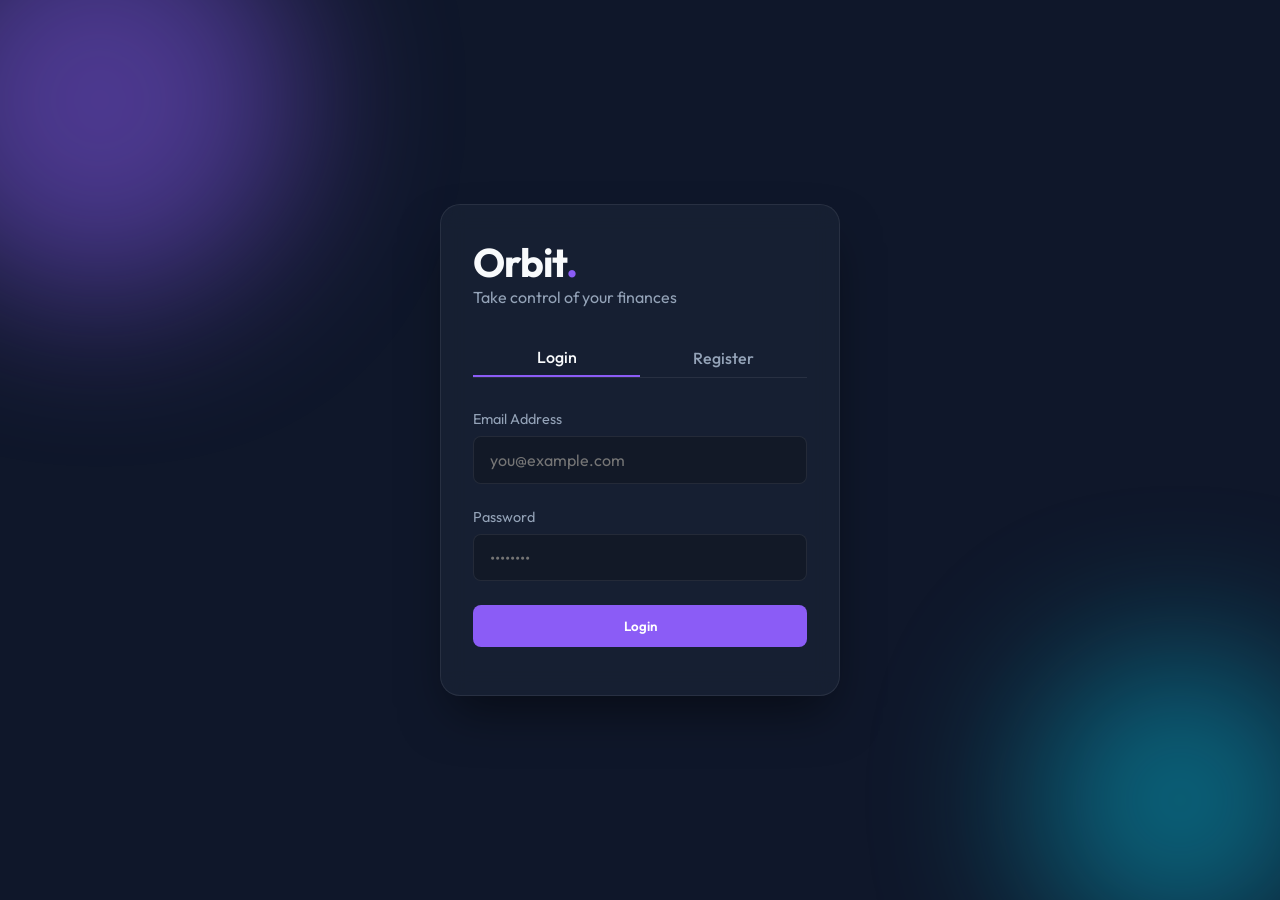
<file: frontend/index.html>
<!DOCTYPE html>
<html lang="en">
<head>
    <meta charset="UTF-8">
    <meta name="viewport" content="width=device-width, initial-scale=1.0">
    <title>Orbit - Smart Expense Tracker</title>
    <link href="https://fonts.googleapis.com/css2?family=Outfit:wght@300;400;500;600;700&display=swap" rel="stylesheet">
    <link rel="stylesheet" href="style.css">
</head>
<body>
    <div class="blob blob-1"></div>
    <div class="blob blob-2"></div>

    <!-- Auth View -->
    <main id="auth-view" class="view active">
        <div class="glass-card auth-box">
            <h1 class="logo">Orbit<span>.</span></h1>
            <p class="subtitle">Take control of your finances</p>
            
            <div class="tabs">
                <button class="tab active" onclick="switchAuth('login')">Login</button>
                <button class="tab" onclick="switchAuth('register')">Register</button>
            </div>

            <form id="auth-form" onsubmit="handleAuth(event)">
                <div class="input-group">
                    <label>Email Address</label>
                    <input type="email" id="email" required placeholder="you@example.com">
                </div>
                <div class="input-group">
                    <label>Password</label>
                    <input type="password" id="password" required placeholder="••••••••">
                </div>
                <button type="submit" class="btn primary-btn" id="auth-btn">Login</button>
            </form>
            <p id="auth-error" class="error-msg"></p>
        </div>
    </main>

    <script src="app.js"></script>
</body>
</html>
</file>
<file: frontend/style.css>
:root {
    --bg-color: #0f172a;
    --card-bg: rgba(30, 41, 59, 0.5);
    --card-border: rgba(255, 255, 255, 0.08);
    --text-main: #f8fafc;
    --text-muted: #94a3b8;
    --primary: #8b5cf6;
    --primary-hover: #7c3aed;
    --need-color: #3b82f6;
    --want-color: #ec4899;
    --invest-color: #10b981;
    --font: 'Outfit', sans-serif;
}

* {
    margin: 0;
    padding: 0;
    box-sizing: border-box;
    font-family: var(--font);
}

body {
    background-color: var(--bg-color);
    color: var(--text-main);
    min-height: 100vh;
    overflow-x: hidden;
    position: relative;
}

/* Background Blobs */
.blob {
    position: fixed;
    border-radius: 50%;
    filter: blur(80px);
    z-index: -1;
    opacity: 0.5;
}
.blob-1 {
    width: 400px;
    height: 400px;
    background: #8b5cf6;
    top: -100px;
    left: -100px;
    animation: float 8s ease-in-out infinite;
}
.blob-2 {
    width: 300px;
    height: 300px;
    background: #06b6d4;
    bottom: -50px;
    right: -50px;
    animation: float 6s ease-in-out infinite reverse;
}

@keyframes float {
    0% { transform: translate(0, 0); }
    50% { transform: translate(30px, 30px); }
    100% { transform: translate(0, 0); }
}

/* Glassmorphism */
.glass-card, .glass-nav {
    background: var(--card-bg);
    backdrop-filter: blur(12px);
    -webkit-backdrop-filter: blur(12px);
    border: 1px solid var(--card-border);
    border-radius: 20px;
    padding: 2rem;
    box-shadow: 0 25px 50px -12px rgba(0, 0, 0, 0.5);
}

.glass-nav {
    display: flex;
    justify-content: space-between;
    align-items: center;
    padding: 1rem 2rem;
    margin: 1rem;
    border-radius: 15px;
}

/* Views */
.view {
    display: none;
    opacity: 0;
    transition: opacity 0.4s ease;
}
.view.active {
    display: block;
    opacity: 1;
}

/* Auth View */
#auth-view {
    min-height: 100vh;
    display: flex;
    align-items: center;
    justify-content: center;
}

.auth-box {
    width: 100%;
    max-width: 400px;
}

.logo {
    font-size: 2.5rem;
    font-weight: 700;
    letter-spacing: -1px;
}
.logo span { color: var(--primary); }

.subtitle {
    color: var(--text-muted);
    margin-bottom: 2rem;
}

.tabs {
    display: flex;
    margin-bottom: 2rem;
    border-bottom: 1px solid var(--card-border);
}
.tab {
    flex: 1;
    background: none;
    border: none;
    color: var(--text-muted);
    padding: 0.5rem;
    cursor: pointer;
    font-size: 1rem;
    font-weight: 500;
    transition: 0.3s;
}
.tab.active {
    color: var(--text-main);
    border-bottom: 2px solid var(--primary);
}

/* Form Elements */
.input-group {
    margin-bottom: 1.5rem;
}
.input-group label {
    display: block;
    font-size: 0.9rem;
    margin-bottom: 0.5rem;
    color: var(--text-muted);
}
input, select {
    width: 100%;
    background: rgba(0, 0, 0, 0.2);
    border: 1px solid var(--card-border);
    border-radius: 8px;
    padding: 0.8rem 1rem;
    color: white;
    font-size: 1rem;
    outline: none;
    transition: 0.3s;
}
input:focus, select:focus {
    border-color: var(--primary);
    box-shadow: 0 0 0 2px rgba(139, 92, 246, 0.2);
}
select option {
    background: var(--bg-color);
}

.btn {
    padding: 0.8rem 1.5rem;
    border-radius: 8px;
    font-weight: 600;
    cursor: pointer;
    transition: 0.3s;
    border: none;
    outline: none;
}
.primary-btn {
    background: var(--primary);
    color: white;
    width: 100%;
}
.primary-btn:hover { background: var(--primary-hover); transform: translateY(-2px); }
.secondary-btn { background: rgba(255, 255, 255, 0.1); color: white; }
.secondary-btn:hover { background: rgba(255, 255, 255, 0.15); }
.outline-btn { background: transparent; border: 1px solid var(--card-border); color: white; }
.outline-btn:hover { background: rgba(255, 255, 255, 0.05); }

.w-full { width: 100%; }
.mt-4 { margin-top: 1.5rem; }
.error-msg { color: #ef4444; font-size: 0.9rem; margin-top: 1rem; text-align: center; }

/* Dashboard Layout */
.dashboard-grid {
    display: grid;
    grid-template-columns: 1fr 2fr;
    gap: 1.5rem;
    padding: 1rem;
    max-width: 1200px;
    margin: 0 auto;
}
@media (max-width: 768px) {
    .dashboard-grid { grid-template-columns: 1fr; }
}

h2 { font-size: 1.3rem; margin-bottom: 1.5rem; font-weight: 600; }

.row-input { display: flex; gap: 0.5rem; }

/* Analytics */
.total-spend {
    font-size: 3.5rem;
    font-weight: 700;
    margin-bottom: 2rem;
    background: linear-gradient(to right, #fff, #94a3b8);
    -webkit-background-clip: text;
    background-clip: text;
    -webkit-text-fill-color: transparent;
}

.bar-group { margin-bottom: 1.2rem; }
.bar-group label { display: block; font-size: 0.9rem; margin-bottom: 0.4rem; color: var(--text-muted); }
.progress-bg {
    height: 8px;
    background: rgba(255, 255, 255, 0.1);
    border-radius: 4px;
    overflow: hidden;
}
.progress-fill {
    height: 100%;
    border-radius: 4px;
    transition: width 1s cubic-bezier(0.4, 0, 0.2, 1);
}
.need-fill { background: var(--need-color); }
.want-fill { background: var(--want-color); }
.invest-fill { background: var(--invest-color); }

.insights-list {
    margin-top: 2rem;
    display: flex;
    flex-direction: column;
    gap: 0.8rem;
}
.insight-badge {
    background: rgba(255, 255, 255, 0.05);
    padding: 0.8rem 1rem;
    border-radius: 8px;
    border-left: 3px solid var(--primary);
    font-size: 0.95rem;
}

/* Expenses List */
.expense-list {
    display: flex;
    flex-direction: column;
    gap: 1rem;
    max-height: 400px;
    overflow-y: auto;
    padding-right: 0.5rem;
}
.expense-list::-webkit-scrollbar { width: 6px; }
.expense-list::-webkit-scrollbar-thumb { background: rgba(255,255,255,0.1); border-radius: 3px; }

.expense-item {
    display: flex;
    justify-content: space-between;
    align-items: center;
    padding: 1rem;
    background: rgba(0,0,0,0.2);
    border-radius: 10px;
    transition: 0.3s;
}
.expense-item:hover { transform: translateX(5px); background: rgba(0,0,0,0.3); }

.exp-info strong { display: block; font-size: 1.1rem; }
.exp-info span { font-size: 0.85rem; color: var(--text-muted); }
.exp-amount { font-weight: 600; font-size: 1.2rem; }

.cat-Need { color: var(--need-color); }
.cat-Want { color: var(--want-color); }
.cat-Invest { color: var(--invest-color); }
.alert-msg { margin-top: 10px; font-size: 0.9rem; color: #ef4444; }
</file>
